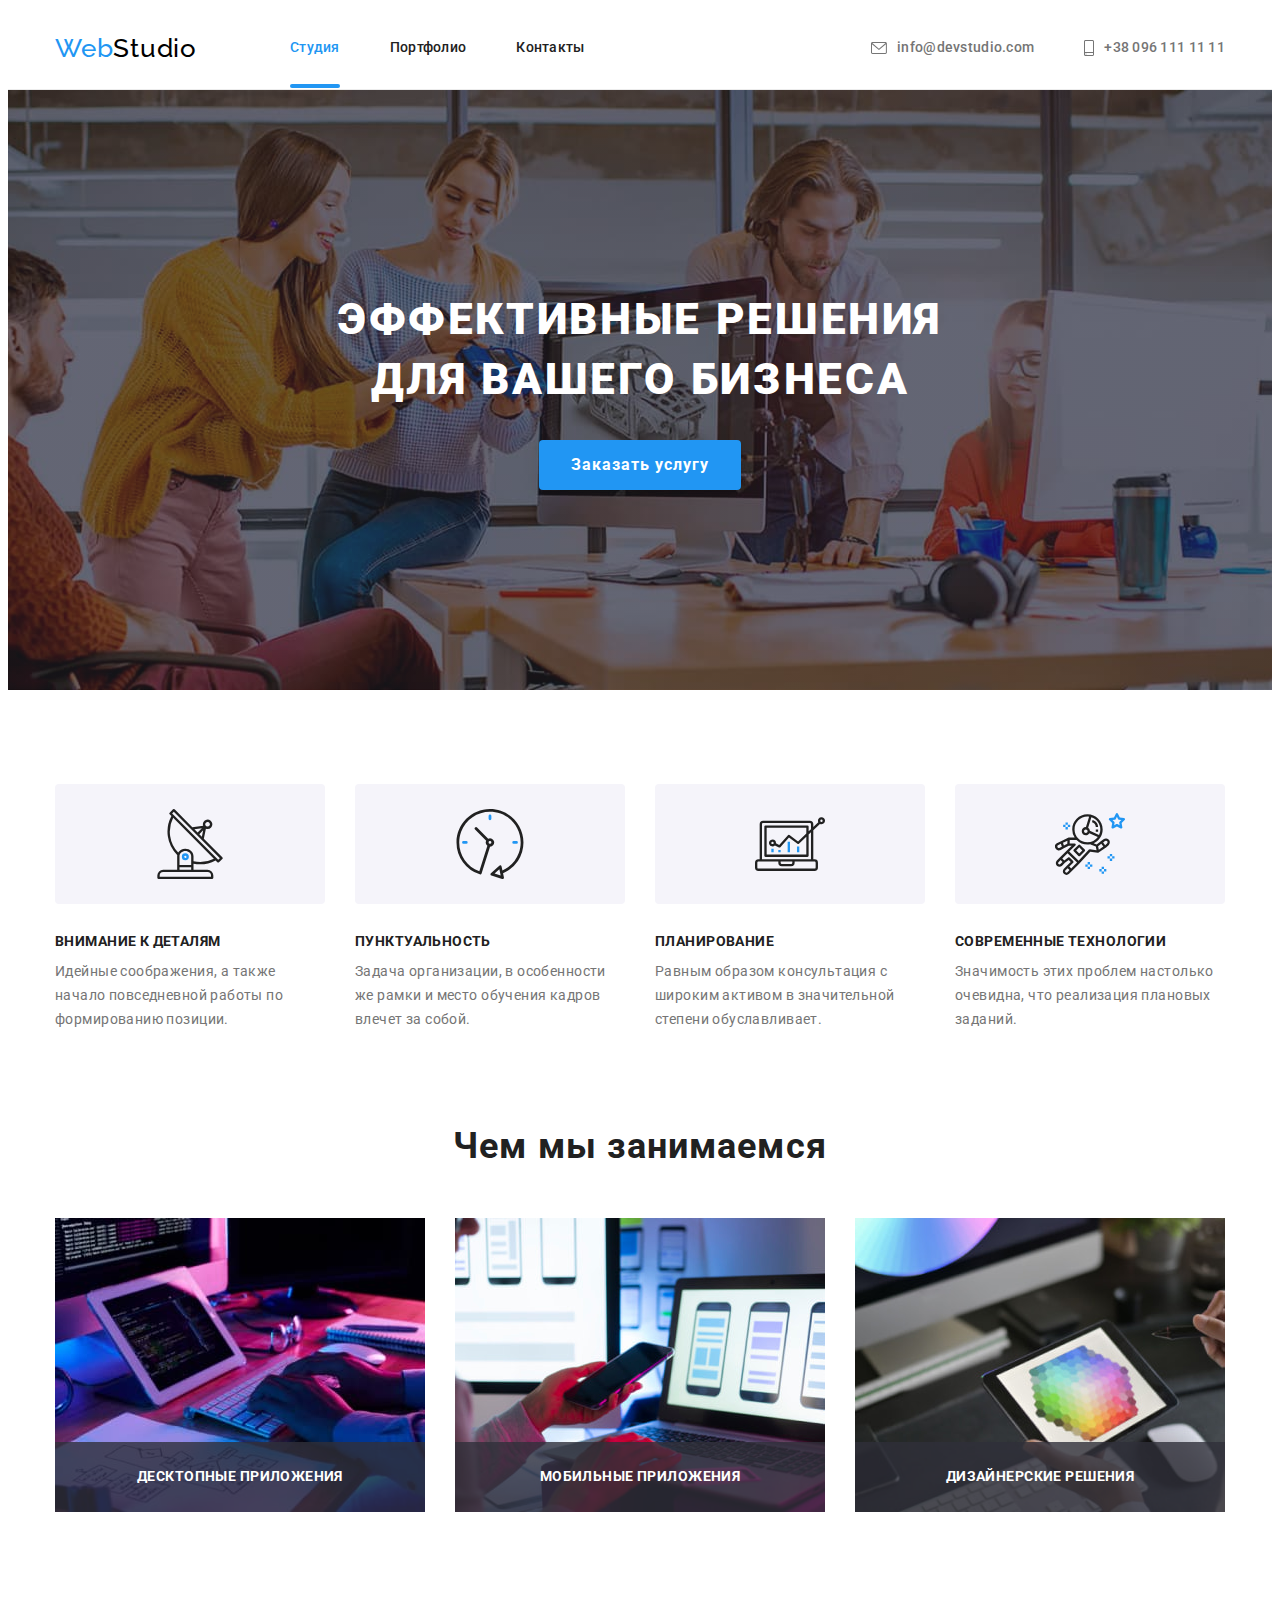
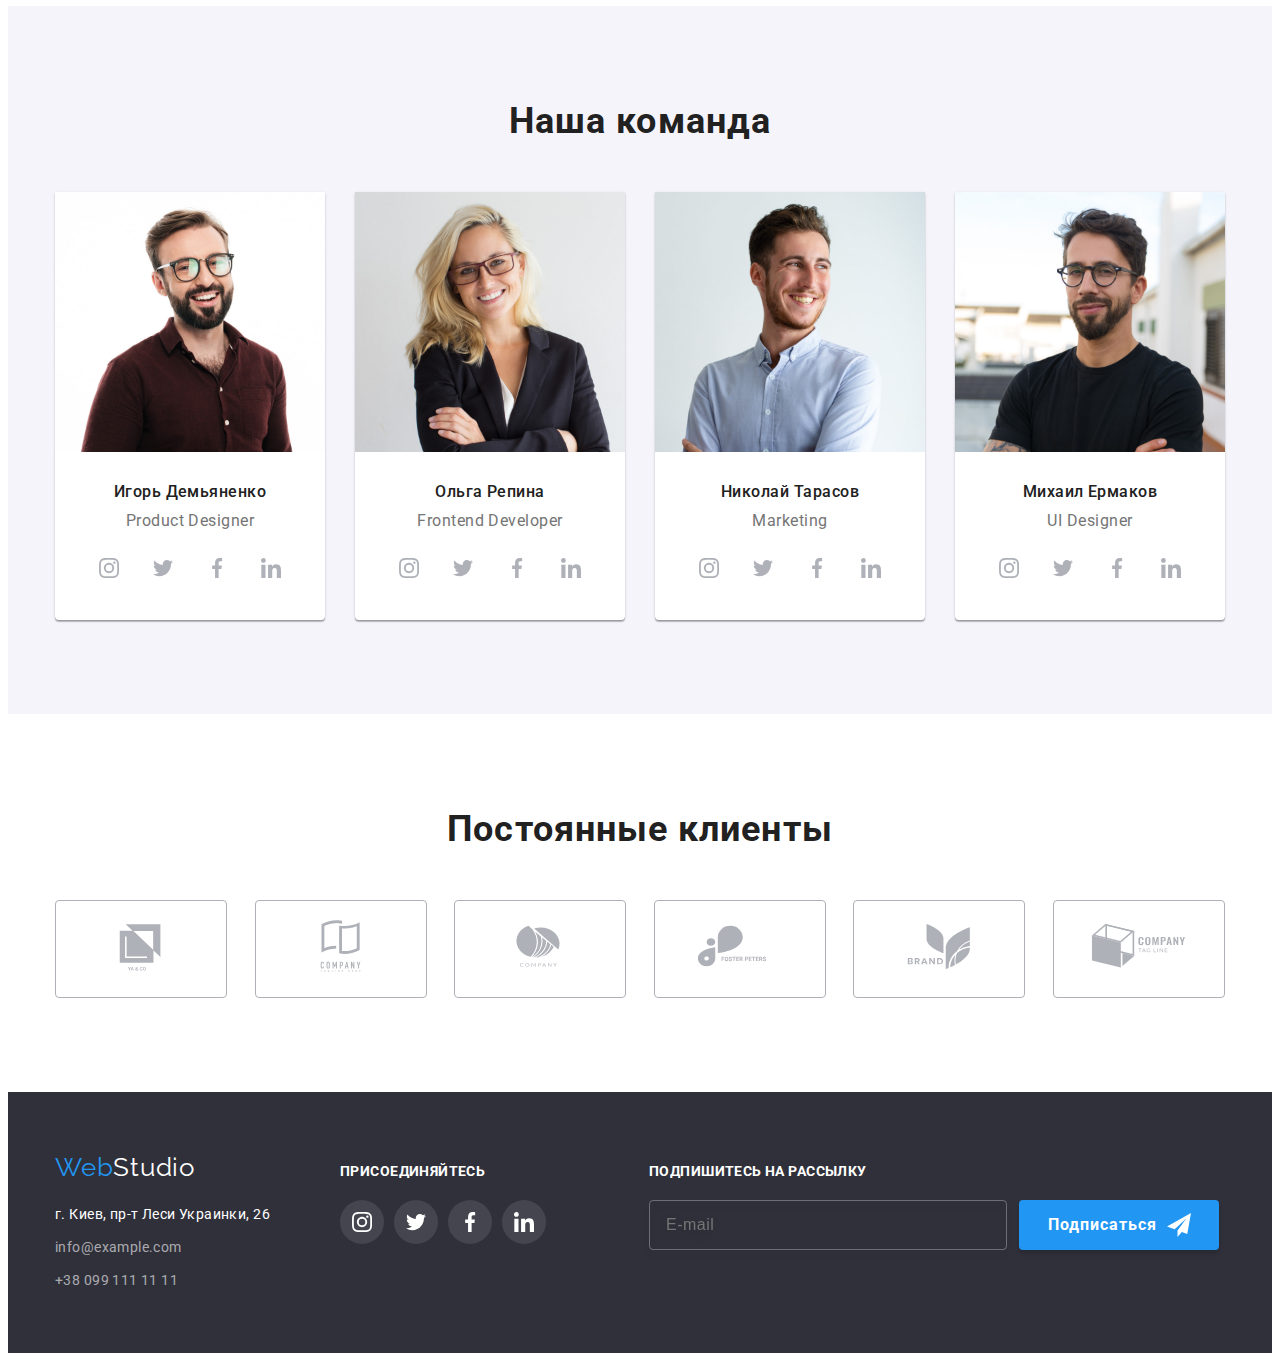
<file: index.html>
<!DOCTYPE html>
<html lang="ru">
<head>
    <meta charset="UTF-8">
    <meta http-equiv="X-UA-Compatible" content="IE=edge">
    <meta name="viewport" content="width=device-width, initial-scale=1.0">
    <title>Студия</title>
    <link rel="preconnect" href="https://fonts.googleapis.com">
    <link rel="preconnect" href="https://fonts.gstatic.com" crossorigin>
    <link href="https://fonts.googleapis.com/css2?family=Raleway:wght@700&family=Roboto:wght@400;500;700;900&display=swap"
        rel="stylesheet">
    <link rel="stylesheet" href="https://cdnjs.cloudflare.com/ajax/libs/modern-normalize/1.1.0/modern-normalize.min.css" integrity="sha512-wpPYUAdjBVSE4KJnH1VR1HeZfpl1ub8YT/NKx4PuQ5NmX2tKuGu6U/JRp5y+Y8XG2tV+wKQpNHVUX03MfMFn9Q==" crossorigin="anonymous" referrerpolicy="no-referrer">
    <link rel="stylesheet" href="./css/styles.css">
</head>
<body>
    <header class="header">
        <div class="container hdr-container">
            <nav class="hdr-navigation">
                <a href="" class="link header-logo"><span class="st-logo">Web</span><span class="end-logo">Studio</span></a>
                <ul class="list hdr-list">
                    <li class="hdr-list-item"><a href="./index.html" class="link nav hdr-list-item current">Студия</a></li>
                    <li class="hdr-list-item"><a href="./portfolio.html" class="link nav hdr-list-item">Портфолио</a> </li>
                    <li class="hdr-list-item"><a href="" class="link nav hdr-list-item">Контакты</a></li>
                </ul>
            </nav>
            <ul class="hdr-connect list">
                <li>
                    <a href="mailto:info@devstudio.com" class="link contacts-header">
                        <svg class="contacts-icon" width="16" height="12">
                            <use href="./images/icons.svg#icon-envelope"></use>
                        </svg>
                        info@devstudio.com</a>
                </li>
                <li>
                    <a href="tel:+380961111111" class="link contacts-header hdr-tel">
                        <svg class="contacts-icon" width="10" height="16">
                            <use href="./images/icons.svg#icon-smartphone"></use>
                        </svg>
                        +38 096 111 11 11</a>
                </li>
            </ul>
        </div>
    </header>
    <main>
        <section class="hero">
            <div class="container">
                <h1 class="hero-text">Эффективные решения<br>для вашего бизнеса</h1>
                <button class="btn-order" type="button" data-modal-open>Заказать услугу</button>
            </div>
        </section>
        <section class="section">
            <h2 class="visually-hidden">Наши преимущества</h2>
            <div class="container">
                <ul class="list supr-list">
                    <li class="supr-item">
                        <div class="supr-icon">
                            <svg width="70" height="70">
                                <use href="./images/icons.svg#icon-antenna-1"></use>
                            </svg>
                        </div>
                        <h3 class="supremacy">Внимание к деталям</h3>
                        <p class="supremacy-text">Идейные соображения, а также начало повседневной работы по формированию позиции.</p>
                    </li>
                    <li class="supr-item">
                        <div class="supr-icon">
                            <svg width="70" height="70">
                                <use href="./images/icons.svg#icon-clock-1"></use>
                            </svg>
                        </div>
                        <h3 class="supremacy">Пунктуальность</h3>
                        <p class="supremacy-text">Задача организации, в особенности же рамки и место обучения кадров влечет за собой.</p>
                    </li>
                    <li class="supr-item">
                        <div class="supr-icon">
                            <svg width="70" height="70">
                                <use href="./images/icons.svg#icon-diagram-1"></use>
                            </svg>
                        </div>
                        <h3 class="supremacy">Планирование</h3>
                        <p class="supremacy-text">Равным образом консультация с широким активом в значительной степени обуславливает.</p>
                    </li>
                    <li class="supr-item">
                        
                        <div class="supr-icon">
                            <svg width="70" height="70">
                                <use href="./images/icons.svg#icon-astronaut-1"></use>
                            </svg>
                        </div><h3 class="supremacy">Современные технологии</h3>
                        <p class="supremacy-text">Значимость этих проблем настолько очевидна, что реализация плановых заданий.</p>
                    </li>
                </ul>
            </div>
        </section>
        <section class="section activities-section">
            <div class="container">
                <h2 class="chapter">Чем мы занимаемся</h2>
                <ul class="list activities">
                    <li class="activity-thumb">
                        <img width="370" src="./images/img1.jpg" alt="вёрстка кода на ПК">
                        <p class="activities-name">Десктопные приложения</p>
                    </li>
                    <li class="activity-thumb">
                        <img width="370" src="./images/img2.jpg" alt="дизайн приложения для смартфона">
                        <p class="activities-name">Мобильные приложения</p>
                    </li>
                    <li class="activity-thumb">
                        <img width="370" src="./images/img3.jpg" alt="палитра цветов на планшете">
                        <p class="activities-name">Дизайнерские решения</p>
                    </li>
                </ul>
            </div>
        </section>
        <section  class="team-color section">
            <div class="container">
                <h2 class="chapter">Наша команда</h2>
                <ul class="list team-list">
                    <li class="team-item">
                        <img width="270" src="./images/photo1.jpg" alt="Парень с бородой и в очках">
                        <h3 class="name">Игорь Демьяненко</h3>
                        <p lang="en" class="specialty">Product Designer</p>
                        <ul class="list social-list">
                            <li>
                                <a class="social-link" href="">
                                    <svg width="20" height="20">
                                        <use href="./images/icons.svg#icon-instagram-2"></use>
                                    </svg>
                                </a>
                            </li>
                            <li>
                                <a class="link social-link" href="">
                                    <svg width="20" height="20">
                                        <use href="./images/icons.svg#icon-twitter-1"></use>
                                    </svg>
                                </a>
                            </li>
                            <li>
                                <a class="social-link" href="">
                                    <svg width="20" height="20">
                                        <use href="./images/icons.svg#icon-facebook-1"></use>
                                    </svg>
                                </a>
                            </li>
                            <li>
                                <a class="social-link" href="">
                                    <svg width="20" height="20">
                                        <use href="./images/icons.svg#icon-linkedin-1"></use>
                                    </svg>
                                </a>
                            </li>
                        </ul>
                    </li>
                    <li class="team-item">
                        <img width="270" src="./images/photo2.jpg" alt="блондинка в очках и чёрном костюме">
                        <h3 class="name">Ольга Репина</h3>
                        <p lang="en" class="specialty">Frontend Developer</p>
                        <ul class="list social-list">
                            <li>
                                <a class="social-link" href="">
                                    <svg width="20" height="20">
                                        <use href="./images/icons.svg#icon-instagram-2"></use>
                                    </svg>
                                </a>
                            </li>
                            <li>
                                <a class="link social-link" href="">
                                    <svg width="20" height="20">
                                        <use href="./images/icons.svg#icon-twitter-1"></use>
                                    </svg>
                                </a>
                            </li>
                            <li>
                                <a class="social-link" href="">
                                    <svg width="20" height="20">
                                        <use href="./images/icons.svg#icon-facebook-1"></use>
                                    </svg>
                                </a>
                            </li>
                            <li>
                                <a class="social-link" href="">
                                    <svg width="20" height="20">
                                        <use href="./images/icons.svg#icon-linkedin-1"></use>
                                    </svg>
                                </a>
                            </li>
                        </ul>
                    </li>
                    <li class="team-item">
                        <img width="270" src="./images/photo3.jpg" alt="улыбающийся парень в белой рубашке">
                        <h3 class="name">Николай Тарасов</h3>
                        <p lang="en" class="specialty">Marketing</p>
                        <ul class="list social-list">
                            <li>
                                <a class="social-link" href="">
                                    <svg width="20" height="20">
                                        <use href="./images/icons.svg#icon-instagram-2"></use>
                                    </svg>
                                </a>
                            </li>
                            <li>
                                <a class="link social-link" href="">
                                    <svg width="20" height="20">
                                        <use href="./images/icons.svg#icon-twitter-1"></use>
                                    </svg>
                                </a>
                            </li>
                            <li>
                                <a class="social-link" href="">
                                    <svg width="20" height="20">
                                        <use href="./images/icons.svg#icon-facebook-1"></use>
                                    </svg>
                                </a>
                            </li>
                            <li>
                                <a class="social-link" href="">
                                    <svg width="20" height="20">
                                        <use href="./images/icons.svg#icon-linkedin-1"></use>
                                    </svg>
                                </a>
                            </li>
                        </ul>
                    </li>
                    <li class="team-item">
                        <img width="270" src="./images/photo4.jpg" alt="парень в очках с бородой в чёрной футболке">
                        <h3 class="name">Михаил Ермаков</h3>
                        <p lang="en" class="specialty">UI Designer</p>
                        <ul class="list social-list">
                            <li>
                                <a class="social-link" href="">
                                    <svg width="20" height="20">
                                        <use href="./images/icons.svg#icon-instagram-2"></use>
                                    </svg>
                                </a>
                            </li>
                            <li>
                                <a class="link social-link" href="">
                                    <svg width="20" height="20">
                                        <use href="./images/icons.svg#icon-twitter-1"></use>
                                    </svg>
                                </a>
                            </li>
                            <li>
                                <a class="social-link" href="">
                                    <svg width="20" height="20">
                                        <use href="./images/icons.svg#icon-facebook-1"></use>
                                    </svg>
                                </a>
                            </li>
                            <li>
                                <a class="social-link" href="">
                                    <svg width="20" height="20">
                                        <use href="./images/icons.svg#icon-linkedin-1"></use>
                                    </svg>
                                </a>
                            </li>
                        </ul>
                    </li>
                </ul>
            </div>
        </section>
        <section class="section">
            <div class="container">
                <h2 class="chapter">Постоянные клиенты</h2>
                <ul class="list clients-list">
                    <li>
                        <a class="client-item" href="">
                            <svg width="106" height="60">
                                <use href="./images/icons.svg#icon-Logo"></use>
                            </svg>
                        </a>
                    </li>
                    <li>
                        <a class="client-item" href="">
                            <svg width="106" height="60">
                                <use href="./images/icons.svg#icon-Logo-1"></use>
                            </svg>
                        </a>
                    </li>
                    <li>
                        <a class="client-item" href="">
                            <svg width="106" height="60">
                                <use href="./images/icons.svg#icon-Logo-2"></use>
                            </svg>
                        </a>
                    </li>
                    <li>
                        <a class="client-item" href="">
                            <svg width="106" height="60">
                                <use href="./images/icons.svg#icon-Logo-3"></use>
                            </svg>
                        </a>
                    </li>
                    <li>
                        <a class="client-item" href="">
                            <svg width="106" height="60">
                                <use href="./images/icons.svg#icon-Logo-4"></use>
                            </svg>
                        </a>
                    </li>
                    <li>
                        <a class="client-item" href="">
                            <svg width="106" height="60">
                                <use href="./images/icons.svg#icon-Logo-5"></use>
                            </svg>
                        </a>
                    </li>
                </ul>
            </div>
        </section>
    </main>
    <footer class="footer">
        <div class="container ftr-container">
            <div>
                <a href="" class="link"><span class="st-logo">Web</span><span class="end-logo-footer">Studio</span></a>
                <address class="ftr-address">
                    <ul class="list">
                        <li class="ftr-item">
                            <a class="link address" target="_blank" rel="norefferer noopener"
                                href="https://goo.gl/maps/YGMbGr7U3puSNSVq7">г. Киев, пр-т Леси Украинки, 26</a>
                        </li>
                        <li class="ftr-item">
                            <a class="link contacts-footer" href="mailto:info@example.com">info@example.com</a>
                        </li>
                        <li class="ftr-item">
                            <a class="link contacts-footer" href="tel:+380991111111">+38 099 111 11 11</a>
                        </li>
                    </ul>
                </address>
            </div>
            <div class="join-us">
                <p class="join-us-text">
                    присоединяйтесь
                </p>
                <ul class="list ftr-social-list">
                    <li>
                        <a class="link ftr-social-link" href="">
                            <svg width="20" height="20">
                                <use href="./images/icons.svg#icon-instagram-2"></use>
                            </svg>
                        </a>
                    </li>
                    <li>
                        <a class="link ftr-social-link" href="">
                            <svg width="20" height="20">
                                <use href="./images/icons.svg#icon-twitter-1"></use>
                            </svg>
                        </a>
                    </li>
                    <li>
                        <a class="link ftr-social-link" href="">
                            <svg width="20" height="20">
                                <use href="./images/icons.svg#icon-facebook-1"></use>
                            </svg>
                        </a>
                    </li>
                    <li>
                        <a class="link ftr-social-link" href="">
                            <svg width="20" height="20">
                                <use href="./images/icons.svg#icon-linkedin-1"></use>
                            </svg>
                        </a>
                    </li>
            </div>
            <div class="send-out">
                <p class="join-us-text">Подпишитесь на рассылку</p>
                <form action="#" class="ftr-form">
                    <input type="mail" name="e-mail" class="subscribe-field" placeholder="E-mail" required>
                    <button type="submit" class="subscribe-btn">Подписаться
                        <svg width="24" height="24">
                            <use href="./images/icons.svg#icon-send"></use>
                        </svg>
                    </button>
                </form>
            </div>
        </div>
    </footer>
    <div class="backdrop is-hidden" data-modal>
        <div class="modal">
            <button type="button" class="close-modal" data-modal-close>
                <svg width="18" height="18">
                    <use href="./images/icons.svg#icon-close"></use>
                </svg>
            </button>
            <p class="form-title">
                Оставьте свои данные, мы вам перезвоним
            </p>
            <form action="#">
                <div class="icon-container">
                    <label for="name" class="modal-label">Имя</label>
                    <input type="text" id="name" class="modal-input">
                    <svg class="modal-icon" width="18" height="18">
                        <use href="./images/icons.svg#icon-person"></use>
                    </svg>
                </div>
                <div class="icon-container">
                    <label for="tel" class="modal-label">Телефон</label>
                    <input type="tel" id="tel" class="modal-input">
                    <svg class="modal-icon" width="18" height="18">
                        <use href="./images/icons.svg#icon-phone"></use>
                    </svg>
                </div>
                <div class="icon-container">
                    <label for="mail" class="modal-label">Почта</label>
                    <input type="mail" id="mail" class="modal-input">
                    <svg class="modal-icon" width="18" height="18">
                        <use href="./images/icons.svg#icon-email"></use>
                    </svg>
                </div>
                <label for="comment" class="modal-label">Комментарий</label>
                <textarea id="comment" placeholder="Введите текст" class="modal-comment"></textarea>
                <div class="icon-container">
                    <input name="modal-check" type="checkbox" id="approval" class="modal-check visually-hidden">
                    <label for="approval" class="modal-check-text">Соглашаюсь с рассылкой и принимаю<a class="modal-link" href="">Условия договора</a></label>
                </div>
                <button type="submit" class="modal-btn">Отправить</button>
            </form>
        </div>
    </div>
    <script src="./js/modal.js"></script>
</body>
</html>
</file>
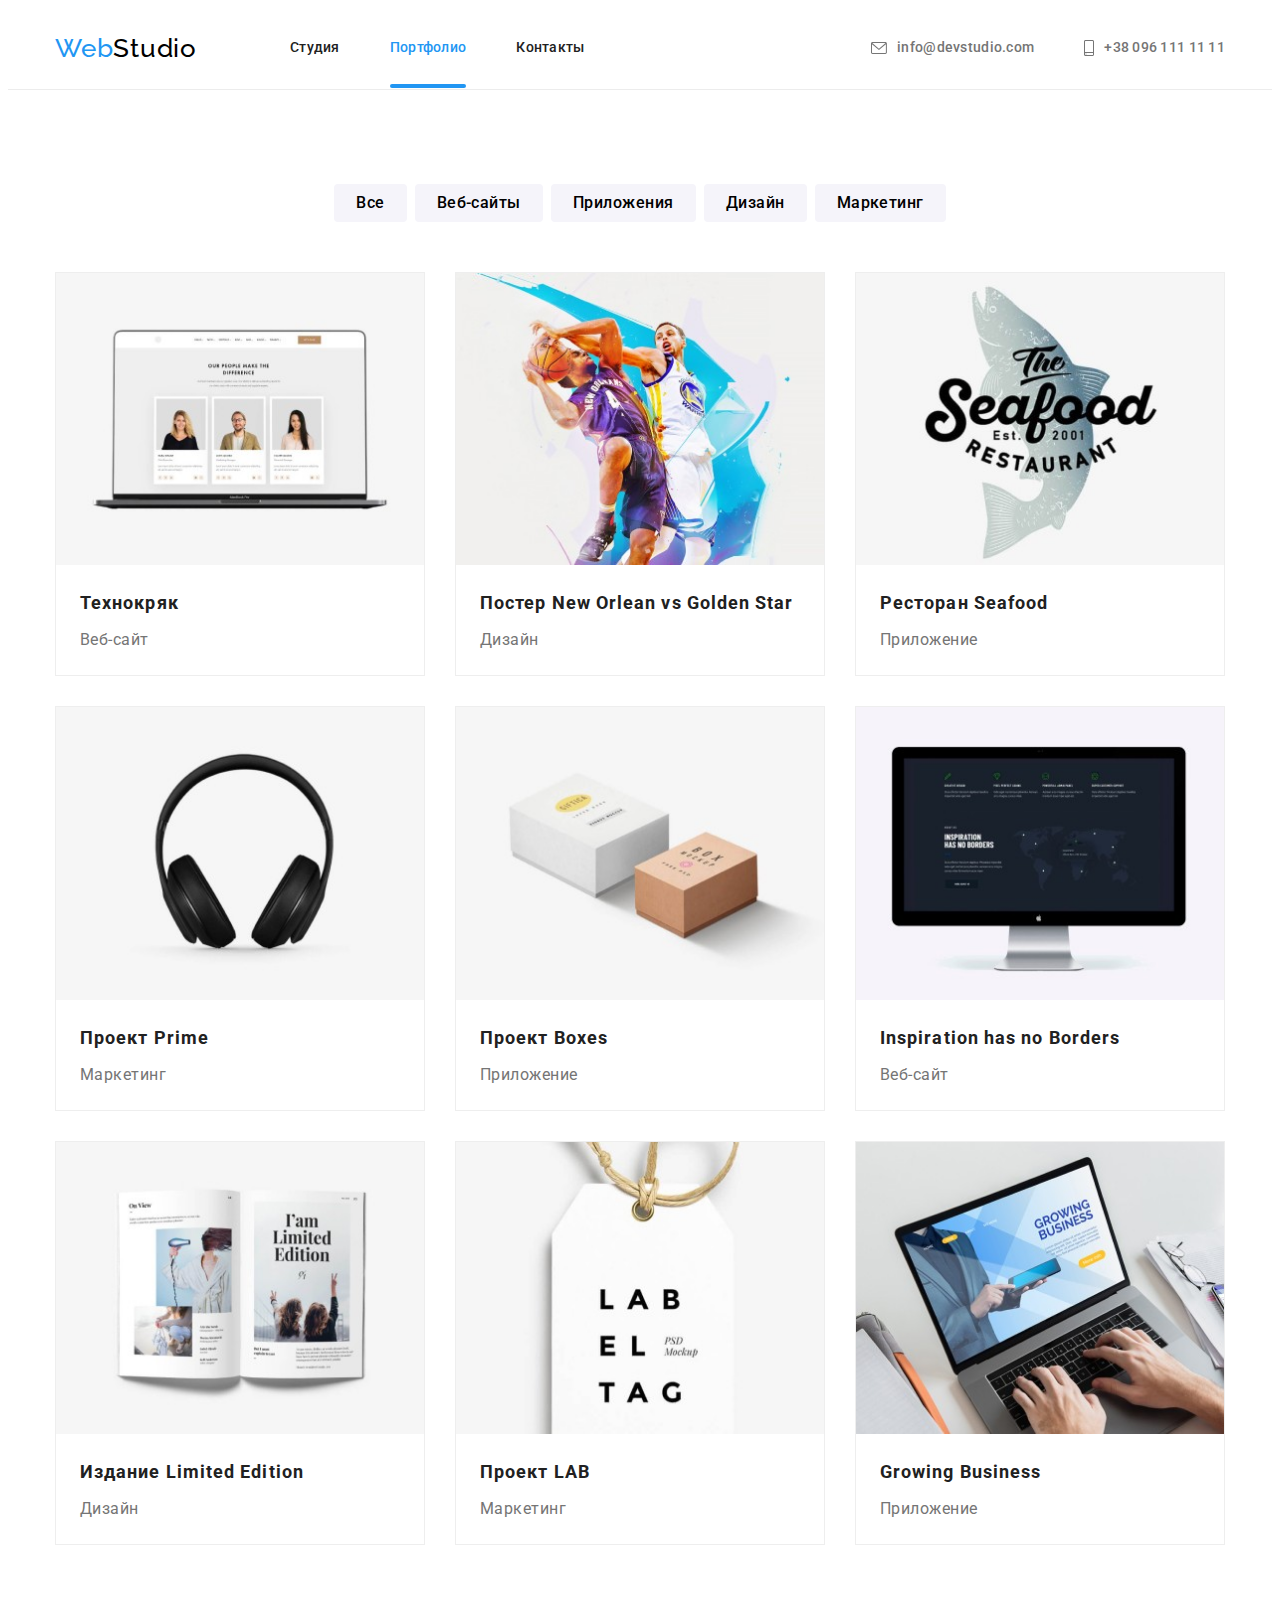
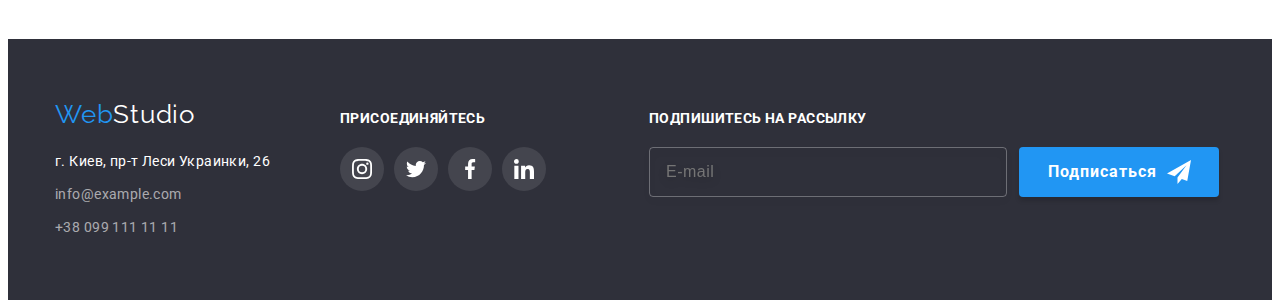
<file: portfolio.html>
<!DOCTYPE html>
<html lang="ru">
<head>
    <meta charset="UTF-8">
    <meta http-equiv="X-UA-Compatible" content="IE=edge">
    <meta name="viewport" content="width=device-width, initial-scale=1.0">
    <title>Портфолио</title>
    <link rel="preconnect" href="https://fonts.googleapis.com">
    <link rel="preconnect" href="https://fonts.gstatic.com" crossorigin>
    <link href="https://fonts.googleapis.com/css2?family=Raleway:wght@700&family=Roboto:wght@400;500;700;900&display=swap"
        rel="stylesheet">
    <link rel="stylesheet" href="https://cdnjs.cloudflare.com/ajax/libs/modern-normalize/1.1.0/modern-normalize.min.css" integrity="sha512-wpPYUAdjBVSE4KJnH1VR1HeZfpl1ub8YT/NKx4PuQ5NmX2tKuGu6U/JRp5y+Y8XG2tV+wKQpNHVUX03MfMFn9Q==" crossorigin="anonymous" referrerpolicy="no-referrer">
    <link rel="stylesheet" href="./css/styles.css">
</head>
<body>
    <header class="header">
        <div class="container hdr-container">
            <nav class="hdr-navigation">
                <a href="" class="link header-logo"><span class="st-logo">Web</span><span class="end-logo">Studio</span></a>
                <ul class="list hdr-list">
                    <li class="hdr-list-item"><a href="./index.html" class="link nav">Студия</a></li>
                    <li class="hdr-list-item"><a href="./portfolio.html" class="link nav hdr-list-item current">Портфолио</a> </li>
                    <li class="hdr-list-item"><a href="" class="link nav hdr-list-item">Контакты</a></li>
                </ul>
            </nav>
            <ul class="hdr-connect list">
                <li>
                    <a href="mailto:info@devstudio.com" class="link contacts-header">
                        <svg class="contacts-icon" width="16" height="12">
                            <use href="./images/icons.svg#icon-envelope"></use>
                        </svg>
                        info@devstudio.com</a>
                </li>
                <li>
                    <a href="tel:+380961111111" class="link contacts-header hdr-tel">
                        <svg class="contacts-icon" width="10" height="16">
                            <use href="./images/icons.svg#icon-smartphone"></use>
                        </svg>
                        +38 096 111 11 11</a>
                </li>
            </ul>
        </div>
    </header>
    <main>
        <section class="section">
            <div class="container">
                <ul class="list filter-list">
                    <li class="filter-item"><button class="btn-filter" type="button">Все</button></li>
                    <li class="filter-item"><button class="btn-filter" type="button">Веб-сайты</button></li>
                    <li class="filter-item"><button class="btn-filter" type="button">Приложения</button></li>
                    <li class="filter-item"><button class="btn-filter" type="button">Дизайн</button></li>
                    <li class="filter-item"><button class="btn-filter" type="button">Маркетинг</button></li>
                </ul>
                <ul class="list flex-container">
                    <li class="flex-item">
                        <div class="project-wrap">
                            <img width="370" src="./images/pf1.jpg" alt="веб-страница на экране ноутбука">
                            <p class="project-top-text">Технокряк это современная площадка распространения коронавируса. Компании используют эту платформу для цифрового шпионажа и атак на защищённые сервера конкурентов.</p>
                        </div>
                        <div class="project-text">
                            <h2 class="project-name">Технокряк</h2>
                            <p class="project-category">Веб-сайт</p>
                        </div>
                    </li>
                    <li class="flex-item">
                        <div class="project-wrap">
                            <img width="370" src="./images/pf2.jpg" alt="два баскетболиста борятся за мяч">
                            <p class="project-top-text">Lorem ipsum, dolor sit amet consectetur adipisicing elit. Reiciendis impedit delectus numquam, optio quisquam explicabo sapiente totam ab, error, mollitia perferendis voluptatum ex quaerat officiis sit laudantium veritatis placeat eum!</p>
                        </div>
                        <div class="project-text">
                            <h2 class="project-name">Постер <span lang="en">New Orlean vs Golden Star</span></h2>
                            <p class="project-category">Дизайн</p>
                        </div>
                    </li>
                    <li class="flex-item">
                        <div class="project-wrap">
                            <img width="370" src="./images/pf3.jpg" alt="Лейбл рыбного ресторана">
                            <p class="project-top-text">Lorem ipsum, dolor sit amet consectetur adipisicing elit. Expedita error eum, sit sequi perspiciatis optio quas saepe temporibus magni fugiat.</p>
                        </div>
                        <div class="project-text">
                            <h2 class="project-name">Ресторан <span lang="en">Seafood</span></h2>
                            <p class="project-category">Приложение</p>
                        </div>
                    </li>
                    <li class="flex-item">
                        <div class="project-wrap">
                            <img width="370" src="./images/pf4.jpg" alt="чёрные наушники">
                            <p class="project-top-text">Lorem ipsum dolor sit amet consectetur adipisicing elit. Pariatur, sit?</p>
                        </div>
                        <div class="project-text">
                            <h2 class="project-name">Проект <span lang="en">Prime</span></h2>
                            <p class="project-category">Маркетинг</p>
                        </div>
                    </li>
                    <li class="flex-item">
                        <div class="project-wrap">
                            <img width="370" src="./images/pf5.jpg" alt="белая и коричневая коробки">
                            <p class="project-top-text">Lorem ipsum dolor sit amet consectetur adipisicing elit. Obcaecati vitae in sed iste? Velit, possimus!</p>
                        </div>
                        <div class="project-text">
                            <h2 class="project-name">Проект <span lang="en">Boxes</span></h2>
                            <p class="project-category">Приложение</p>
                        </div>
                    </li>
                    <li class="flex-item">
                        <div class="project-wrap">
                            <img width="370" src="./images/pf6.jpg" alt="монитор с катрой мира">
                            <p class="project-top-text">Lorem ipsum dolor sit amet consectetur, adipisicing elit. Similique distinctio dignissimos placeat molestias doloremque adipisci. Error, odit? Nobis, at cupiditate.</p>
                        </div>
                        <div class="project-text">
                            <h2 class="project-name" lang="en">Inspiration has no Borders</h2>
                            <p class="project-category">Веб-сайт</p>
                        </div>
                    </li>
                    <li class="flex-item">
                        <div class="project-wrap">
                            <img width="370" src="./images/pf7.jpg" alt="открытая книга">
                            <p class="project-top-text">Lorem ipsum, dolor sit amet consectetur adipisicing elit. Quibusdam consequatur numquam dolor omnis provident distinctio labore incidunt in assumenda veritatis.</p>
                        </div>
                        <div class="project-text">
                            <h2 class="project-name">Издание <span lang="en">Limited Edition</span></h2>
                            <p class="project-category">Дизайн</p>
                        </div>
                    </li>
                    <li class="flex-item">
                        <div class="project-wrap">
                            <img width="370" src="./images/pf8.jpg" alt="белая этикетка на шнурке">
                            <p class="project-top-text">Lorem ipsum dolor sit amet consectetur adipisicing elit. Nostrum eos totam autem quisquam! Architecto, rem?</p>
                        </div>
                        <div class="project-text">
                            <h2 class="project-name">Проект <span lang="en">LAB</span></h2>
                            <p class="project-category">Маркетинг</p>
                        </div>
                    </li>
                    <li class="flex-item">
                        <div class="project-wrap">
                            <img width="370" src="./images/pf9.jpg" alt="руки на клавиатуре ноутбука">
                            <p class="project-top-text">Lorem ipsum dolor sit amet consectetur adipisicing elit. Velit placeat delectus nam, corporis iure perspiciatis eos officia quibusdam ab vitae.</p>
                        </div>
                        <div class="project-text">
                            <h2 class="project-name" lang="en">Growing Business</h2>
                            <p class="project-category">Приложение</p>
                        </div>
                    </li>
                </ul>
            </div>
        </section>
    </main>
    <footer class="footer">
        <div class="container ftr-container">
            <div>
                <a href="" class="link"><span class="st-logo">Web</span><span class="end-logo-footer">Studio</span></a>
                <address class="ftr-address">
                    <ul class="list">
                        <li class="ftr-item">
                            <a class="link address" target="_blank" rel="norefferer noopener"
                                href="https://goo.gl/maps/YGMbGr7U3puSNSVq7">г. Киев, пр-т Леси Украинки, 26</a>
                        </li>
                        <li class="ftr-item">
                            <a class="link contacts-footer" href="mailto:info@example.com">info@example.com</a>
                        </li>
                        <li class="ftr-item">
                            <a class="link contacts-footer" href="tel:+380991111111">+38 099 111 11 11</a>
                        </li>
                    </ul>
                </address>
            </div>
            <div class="join-us">
                <p class="join-us-text">
                    присоединяйтесь
                </p>
                <ul class="list ftr-social-list">
                    <li>
                        <a class="link ftr-social-link" href="">
                            <svg width="20" height="20">
                                <use href="./images/icons.svg#icon-instagram-2"></use>
                            </svg>
                        </a>
                    </li>
                    <li>
                        <a class="link ftr-social-link" href="">
                            <svg width="20" height="20">
                                <use href="./images/icons.svg#icon-twitter-1"></use>
                            </svg>
                        </a>
                    </li>
                    <li>
                        <a class="link ftr-social-link" href="">
                            <svg width="20" height="20">
                                <use href="./images/icons.svg#icon-facebook-1"></use>
                            </svg>
                        </a>
                    </li>
                    <li>
                        <a class="link ftr-social-link" href="">
                            <svg width="20" height="20">
                                <use href="./images/icons.svg#icon-linkedin-1"></use>
                            </svg>
                        </a>
                    </li>
            </div>
            <div class="send-out">
                <p class="join-us-text">Подпишитесь на рассылку</p>
                <form action="#" class="ftr-form">
                    <input type="mail" name="e-mail" class="subscribe-field" placeholder="E-mail" required>
                    <button type="submit" class="subscribe-btn">Подписаться
                        <svg width="24" height="24">
                            <use href="./images/icons.svg#icon-send"></use>
                        </svg>
                    </button>
                </form>
            </div>
        </div>
    </footer>
</body>
</html>
</file>
<file: css/styles.css>
/* General rules*/

:root {
  --background-color: #2f303a;
  --logo-color: #2196f3;
  --chapter-color: #212121;
  --description-color: #757575;
  --light-color: #fff;
  --btn-order-hov-color: #188ce8;
  --btn-order-shad-color: rgba(0, 0, 0, 0.15);
  --team-color: #f5f4fa;
  --con-foot-color: rgba(255, 255, 255, 0.6);
  --social-icon: #AFB1B8;
  --project-border: #eeeeee;
}
*,
*::before,
*::after {
  box-sizing: border-box;
}
body {
  font-family: "Roboto", sans-serif;
  color: var(--chapter-color);
}
.list {
  list-style: none;
}
.link {
  text-decoration: none;
}
.visually-hidden {
  position: absolute;
  white-space: nowrap;
  width: 1px;
  height: 1px;
  overflow: hidden;
  border: 0;
  padding: 0;
  clip: rect(0 0 0 0);
  clip-path: inset(50%);
  margin: -1px;
}
.container {
  width: 1200px;
  padding-left: 15px;
  padding-right: 15px;
  margin: 0 auto;
}
p,
h1,
h2,
h3,
h4,
h5,
h6 {
  margin: 0;
}
ul {
  margin: 0;
  padding: 0;
}
img {
  display: block;
  max-width: 100%;
  height: auto;
}

/*Header*/

.header {
  font-weight: 500;
  font-size: 14px;
  line-height: 1.14;
  letter-spacing: 0.02em;
  border-bottom: 1px solid #ececec;
  background-color: var(--light-color);
}
.header-logo{
  padding-top: 25px;
  padding-bottom: 25px;
}
.hdr-container {
  display: flex;
  align-items: center;
}
.hdr-navigation {
  display: flex;
}
.hdr-list {
  display: flex;
  margin-left: 93px;
  align-items: center;
}
.hdr-list-item {
  position: relative;
  margin-right: 50px;
}
.hdr-list-item:last-child {
  margin-right: 0px;
}
.hdr-connect {
  display: flex;
  margin-left: auto;
}
.hdr-tel {
  margin-left: 50px;
}
.st-logo {
  font-family: "Raleway", sans-serif;
  font-size: 26px;
  line-height: 1.19;
  letter-spacing: 0.03em;
  color: var(--logo-color);
}
.end-logo {
  font-family: "Raleway", sans-serif;
  font-size: 26px;
  line-height: 1.19;
  letter-spacing: 0.03em;
  color: #000;
}
.nav {
  color: var(--chapter-color);
  text-align: center;
  padding-top: 32px;
  padding-bottom: 32px;
  transition: color 250ms cubic-bezier(0.4, 0, 0.2, 1);
}
.contacts-header {
  display: flex;
  align-items: center;
  color: var(--description-color);
  padding-top: 32px;
  padding-bottom: 32px;
  transition: color 250ms cubic-bezier(0.4, 0, 0.2, 1),
  fill 250ms cubic-bezier(0.4, 0, 0.2, 1);
}
.contacts-icon {
  object-fit: contain;
  object-position: center;
  margin-right: 10px;
  fill: currentColor;
}
.current,
.nav:hover,
.nav:focus,
.contacts-header:hover,
.contacts-header:focus,
.contacts-footer:hover,
.contacts-footer:focus {
  color: var(--logo-color);
  fill: var(--logo-color);
}
.section {
  padding-top: 94px;
  padding-bottom: 94px;
}
.current::after{
  content: '';
  position: absolute;
  bottom: -1px;
  height: 4px;
  width: 100%;
  border-radius: 2px;
  background-color: var(--logo-color);
  display: flex;
}

/*MAIN*/

.hero {
  background: var(--background-color);
  text-align: center;
  padding: 200px 0;
  max-width: 1600px;
  margin-left: auto;
  margin-right: auto;
  background-image: linear-gradient(
    rgba(47, 48, 58, 0.4),
    rgba(47, 48, 58, 0.4)
  ),
  url(../images/hero.jpg);
  background-size: cover;
  background-repeat: no-repeat;
  background-position: center;
}
.hero-text {
  font-weight: 900;
  font-size: 44px;
  line-height: 1.36;
  text-align: center;
  letter-spacing: 0.06em;
  text-transform: uppercase;
  color: var(--light-color);
  margin-bottom: 30px;
}
.btn-order {
  cursor: pointer;
  background-color: var(--logo-color);
  box-shadow: 0px 4px 4px var(--btn-order-shad-color);
  border-radius: 4px;
  border-width: 0px;
  font-family: "Roboto";
  font-weight: 700;
  font-size: 16px;
  line-height: 1.88;
  display: flex;
  align-items: center;
  text-align: center;
  letter-spacing: 0.06em;
  color: var(--light-color);
  margin: 0 auto;
  padding: 10px 32px;
  transition: background-color 250ms cubic-bezier(0.4, 0, 0.2, 1);
}
.btn-order:hover {
  background-color: var(--btn-order-hov-color);
}
.supremacy {
  font-size: 14px;
  line-height: 1.14;
  letter-spacing: 0.03em;
  text-transform: uppercase;
  margin-bottom: 10px;
}
.supr-list {
  display: flex;
  justify-content: space-between;
}
.supr-item {
  width: 270px;
}
.supremacy-text {
  font-size: 14px;
  line-height: 1.71;
  letter-spacing: 0.03em;
  color: var(--description-color);
}
.supr-icon{
  display: flex;
  justify-content: center;
  align-items: center;
  height: 120px;
  background-color: var(--team-color);
  border-radius: 4px;
  margin-bottom: 30px;
}
.activities-section {
  padding-top: 0px;
}
.activities {
  display: flex;
  justify-content: space-between;
}
.activity-thumb{
  position: relative;
}
.activities-name{
  position: absolute;
  bottom: 0;
  width: 100%;
  padding: 27px 0px;
  font-weight: 700;
  font-size: 14px;
  line-height: 1.14;
  text-align: center;
  letter-spacing: 0.03em;
  text-transform: uppercase;
  color: var(--light-color);
  background-color: rgba(47, 48, 58, 0.8);;
}
.team-color {
  background: var(--team-color);
}
.team-list {
  display: flex;
}
.team-item {
  background-color: var(--light-color);
  width: 270px;
  box-shadow: 0px 1px 3px rgba(0, 0, 0, 0.12), 0px 1px 1px rgba(0, 0, 0, 0.14),
    0px 2px 1px rgba(0, 0, 0, 0.2);
  border-radius: 0px 0px 4px 4px;
  padding-bottom: 30px;
}
.team-item:not(:last-child) {
  margin-right: 30px;
}
.chapter {
  font-size: 36px;
  line-height: 1.17;
  text-align: center;
  letter-spacing: 0.03em;
  margin-bottom: 50px;
}
.name {
  font-weight: 500;
  font-size: 16px;
  line-height: 1.19;
  text-align: center;
  letter-spacing: 0.03em;
  margin-top: 30px;
  margin-bottom: 10px;
}
.specialty {
  font-size: 16px;
  line-height: 1.19;
  text-align: center;
  letter-spacing: 0.03em;
  color: var(--description-color);
}
.social-list{
  display: flex;
  padding: 16px 32px 0px;
  justify-content: space-between;
}
.social-link{
  display: flex;
  padding: 12px;
  border-radius: 50%;
  fill: var(--social-icon);
  transition: background-color 250ms cubic-bezier(0.4, 0, 0.2, 1),
  fill 250ms cubic-bezier(0.4, 0, 0.2, 1);
}
.social-link:hover,
.social-link:focus{
  background-color: var(--logo-color);
  fill: var(--light-color);
}
.clients-list{
  display: flex;
  flex-wrap: wrap;
  justify-content: space-between;
}
.client-item{
display: block;
padding: 16px 32px;
border: 1px solid var(--social-icon);
border-radius: 4px;
fill: var(--social-icon);
transition: fill 250ms cubic-bezier(0.4, 0, 0.2, 1),
border-color 250ms cubic-bezier(0.4, 0, 0.2, 1);
}
.client-item:hover,
.client-item:focus{
fill: var(--logo-color);
border-color: var(--logo-color);
}

/*FOOTER*/

.footer {
  background: var(--background-color);
  padding-top: 60px;
  padding-bottom: 60px;
}
.ftr-address {
  display: flex;
  flex-direction: column;
  margin-top: 20px;
}
.end-logo-footer {
  font-family: "Raleway", sans-serif;
  font-size: 26px;
  line-height: 1.19;
  letter-spacing: 0.03em;
  color: var(--light-color);
}
.address {
  font-style: normal;
  font-size: 14px;
  line-height: 1.71;
  letter-spacing: 0.03em;
  color: var(--light-color);
}
.contacts-footer {
  font-style: normal;
  font-size: 14px;
  line-height: 1.71;
  letter-spacing: 0.03em;
  color: var(--con-foot-color);
  transition: color 250ms cubic-bezier(0.4, 0, 0.2, 1);
}
.ftr-item:not(:first-child) {
  margin-top: 9px;
}
.ftr-container{
display: flex;
}
.join-us{
margin-left: 70px;
padding: 12px 0px 40px;
}
.join-us-text{
  margin-bottom: 20px;
  font-weight: 700;
font-size: 14px;
line-height: 1.14;
letter-spacing: 0.03em;
text-transform: uppercase;
color: var(--light-color);
}
.ftr-social-list{
  display: flex;
}
.ftr-social-link{
  display: flex;
  padding: 12px;
  margin-right: 10px;
  border-radius: 50%;
  background: rgba(255, 255, 255, 0.1);
  fill: var(--light-color);
  transition: background-color 250ms cubic-bezier(0.4, 0, 0.2, 1);
}
.ftr-social-link:focus,
.ftr-social-link:hover{
  background-color: var(--logo-color);
}
.send-out{
  padding-top: 12px;
  margin-left: 93px;
}
.ftr-form{
  margin-top: 20px;
  display: flex;
}
.subscribe-field{
  display: flex;
  align-items: center;
  padding-left: 16px;
  width: 358px;
  background-color: transparent;
  border: 1px solid rgba(255, 255, 255, 0.3);
  box-sizing: border-box;
  filter: drop-shadow(0px 4px 4px rgba(0, 0, 0, 0.15));
  border-radius: 4px;
  font-weight: normal;
  font-size: 16px;
  line-height: 1.25;
  letter-spacing: 0.03em;
  color: rgba(255, 255, 255, 0.6);
}
.subscribe-btn{
  cursor: pointer;
  background-color: var(--logo-color);
  box-shadow: 0px 4px 4px var(--btn-order-shad-color);
  border-radius: 4px;
  border-width: 0px;
  font-family: "Roboto";
  font-weight: 700;
  font-size: 16px;
  line-height: 1.88;
  letter-spacing: 0.06em;
  color: var(--light-color);
  fill: var(--light-color);
  margin-left: 12px;
  width: 200px;
  padding: 10px 28px 10px 29px;
  display: flex;
  justify-content: space-between;
  align-items: center;
  transition: background-color 250ms cubic-bezier(0.4, 0, 0.2, 1);
}
.subscribe-btn:hover,
.subscribe-btn:focus{
  background-color: var(--btn-order-hov-color);
}

/*PORTFOLIO*/

.project-name {
  font-size: 18px;
  line-height: 2;
  letter-spacing: 0.06em;
  margin-bottom: 4px;
}
.project-category {
  font-size: 16px;
  line-height: 1.87;
  letter-spacing: 0.03em;
  color: var(--description-color);
}
.project-text {
  padding: 20px 24px;
}
.btn-filter {
  cursor: pointer;
  background: var(--team-color);
  border-radius: 4px;
  font-family: "Roboto";
  font-weight: 500;
  font-size: 16px;
  line-height: 1.62;
  text-align: center;
  letter-spacing: 0.03em;
  height: 38px;
  padding: 6px 22px;
  border: 0px;
  transition: box-shadow 250ms cubic-bezier(0.4, 0, 0.2, 1),
  background 250ms cubic-bezier(0.4, 0, 0.2, 1),
  color 250ms cubic-bezier(0.4, 0, 0.2, 1);
}
.btn-filter:active {
  background: var(--logo-color);
  box-shadow: 0px 3px 1px rgba(0, 0, 0, 0.1), 0px 1px 2px rgba(0, 0, 0, 0.08),
    0px 2px 2px rgba(0, 0, 0, 0.12);
  color: var(--light-color);
}
.btn-filter:hover,
.btn-filter:focus{
  box-shadow: 0px 3px 1px rgba(0, 0, 0, 0.1), 0px 1px 2px rgba(0, 0, 0, 0.08),
  0px 2px 2px rgba(0, 0, 0, 0.12);
  background: var(--logo-color);
  color: var(--light-color);
}
.filter-list {
  display: flex;
  flex-direction: row;
  justify-content: center;
  margin-bottom: 50px;
}
.filter-item:not(:last-child) {
  margin-right: 8px;
}
.flex-container {
  display: flex;
  flex-wrap: wrap;
}
.flex-item {
  width: 370px;
  margin-right: 30px;
  margin-bottom: 30px;
  border: 1px solid var(--project-border);
  box-sizing: border-box;
  transition: box-shadow 250ms cubic-bezier(0.4, 0, 0.2, 1);
}
.flex-item:nth-child(3n) {
  margin-right: 0px;
}
.flex-item:nth-last-child(-n + 3) {
  margin-bottom: 0px;
}
.flex-item:hover {
  box-shadow: 0px 1px 1px rgba(0, 0, 0, 0.12), 0px 4px 4px rgba(0, 0, 0, 0.06), 1px 4px 6px rgba(0, 0, 0, 0.16);
}
.project-wrap{
  position: relative;
  overflow: hidden;
}
.project-top-text{
  position: absolute;
  top: 0%;
  left: 0%;
  width: 100%;
  height: 100%;
  font-size: 18px;
  padding: 63px 24px;
  line-height: 1.56;
  letter-spacing: 0.03em;
  color: var(--light-color);
  background-color: rgba(33, 150, 243, 0.9);;
  transform: translateY(101%);
  transition: transform 250ms cubic-bezier(0.4, 0, 0.2, 1);
}
.flex-item:hover .project-top-text{
  transform: translateY(0%);
  overflow: auto;
}

/* Модальное окно */

.backdrop{
  position: fixed;
  top: 0px;
  left: 0px;
  width: 100vw;
  height: 100vh;
  background: rgba(0, 0, 0, 0.2);
  transition: opacity 250ms cubic-bezier(0.4, 0, 0.2, 1),
  visibility 250ms cubic-bezier(0.4, 0, 0.2, 1);
}
.backdrop.is-hidden .modal{
  transform: scale(.1) rotate(-45deg) translate(0.5vw, 0.5vh);
}
.modal{
  position: absolute;
  top: 50%;
  left: 50%;
  width: 528px;
  min-height: 581px;
  background: #FFFFFF;
  box-shadow: 0px 1px 3px rgba(0, 0, 0, 0.12), 0px 1px 1px rgba(0, 0, 0, 0.14), 0px 2px 1px rgba(0, 0, 0, 0.2);
  border-radius: 4px;
  transform: scale(1) rotate(0) translate(-50%, -50%);
  transition: transform 300ms;
  padding: 40px;
}
.close-modal{
  position: absolute;
  width: 30px;
  height: 30px;
  right: 8px;
  top: 8px;
  background: var(--light-color);
  border: 1px solid rgba(0, 0, 0, 0.1);
  border-radius: 50%;
  display: flex;
  justify-content: center;
  align-items: center;
  fill: #000;
  transition: fill 250ms cubic-bezier(0.4, 0, 0.2, 1)
}
.close-modal:hover,
.close-modal:focus{
  fill: var(--logo-color);
}
.is-hidden{
  visibility: hidden;
  opacity: 0%;
  pointer-events: none;
}
.form-title{
  font-weight: 700;
  font-size: 20px;
  line-height: 1.15;
  text-align: center;
  letter-spacing: 0.03em;
  color: var(--chapter-color);
  margin-bottom: 12px;
}
.modal-label{
  display: block;
  font-weight: 500;
  font-size: 12px;
  line-height: 1.17;
  letter-spacing: 0.01em;
  color: var(--description-color);
  margin-top: 10px;
  margin-bottom: 4px;
}
.icon-container{
  position: relative;
}
.modal-icon{
  position: absolute;
  left: 12px;
  bottom: 12px;
  transition: fill 250ms cubic-bezier(0.4, 0, 0.2, 1);
}
.modal-input{
  height: 40px;
  width: 100%;
  border: 1px solid rgba(33, 33, 33, 0.2);
  box-sizing: border-box;
  border-radius: 4px;
  padding: 12px 12px 12px 42px;
  transition: border-color 250ms cubic-bezier(0.4, 0, 0.2, 1);
}
.modal-input:focus,
.modal-comment:focus{
  outline: none;
  border-color: var(--logo-color);
}
.modal-input:focus + .modal-icon{
  fill: var(--logo-color);
}
.modal-comment{
  resize: none;
  height: 120px;
  vertical-align: top;
  width: 100%;
  border: 1px solid rgba(33, 33, 33, 0.2);
  box-sizing: border-box;
  border-radius: 4px;
  padding: 12px 16px;
  transition: border-color 250ms cubic-bezier(0.4, 0, 0.2, 1);
  margin-bottom: 20px;
}
.modal-comment::placeholder{
  font-weight: 500;
  font-size: 14px;
  line-height: 1.14;
  letter-spacing: 0.01em;
  color: rgba(117, 117, 117, 0.5);
}
.modal-link{
  color: var(--logo-color);
  margin-left: 3px;
}
.modal-check-text{
  display: flex;
  align-items: center;
  font-weight: normal;
  font-size: 14px;
  line-height: 1.71;
  letter-spacing: 0.03em;
  color: var(--description-color);
}
.modal-check-text::before{
  content: '';
  display: block;
  width: 16px;
  height: 15px;
  margin-right: 8px;
  border: 2px solid var(--chapter-color);
  border-radius: 2px;
  transition: border 250ms cubic-bezier(0.4, 0, 0.2, 1),
  background-image 250ms cubic-bezier(0.4, 0, 0.2, 1);;
}
.modal-check:checked + .modal-check-text::before{
background-image: url(../images/icon-check.svg);
background-position: center;
background-size: cover;
background-repeat: no-repeat;
border: none;
}
.modal-btn {
  cursor: pointer;
  background-color: var(--logo-color);
  box-shadow: 0px 4px 4px var(--btn-order-shad-color);
  border-radius: 4px;
  border-width: 0px;
  font-family: "Roboto";
  font-weight: 700;
  font-size: 16px;
  line-height: 1.88;
  display: flex;
  align-items: center;
  text-align: center;
  letter-spacing: 0.06em;
  color: var(--light-color);
  margin: 30px auto 0px;
  padding: 10px 55px;
  transition: background-color 250ms cubic-bezier(0.4, 0, 0.2, 1);
}
.modal-btn:hover {
  background-color: var(--btn-order-hov-color);
}
</file>
